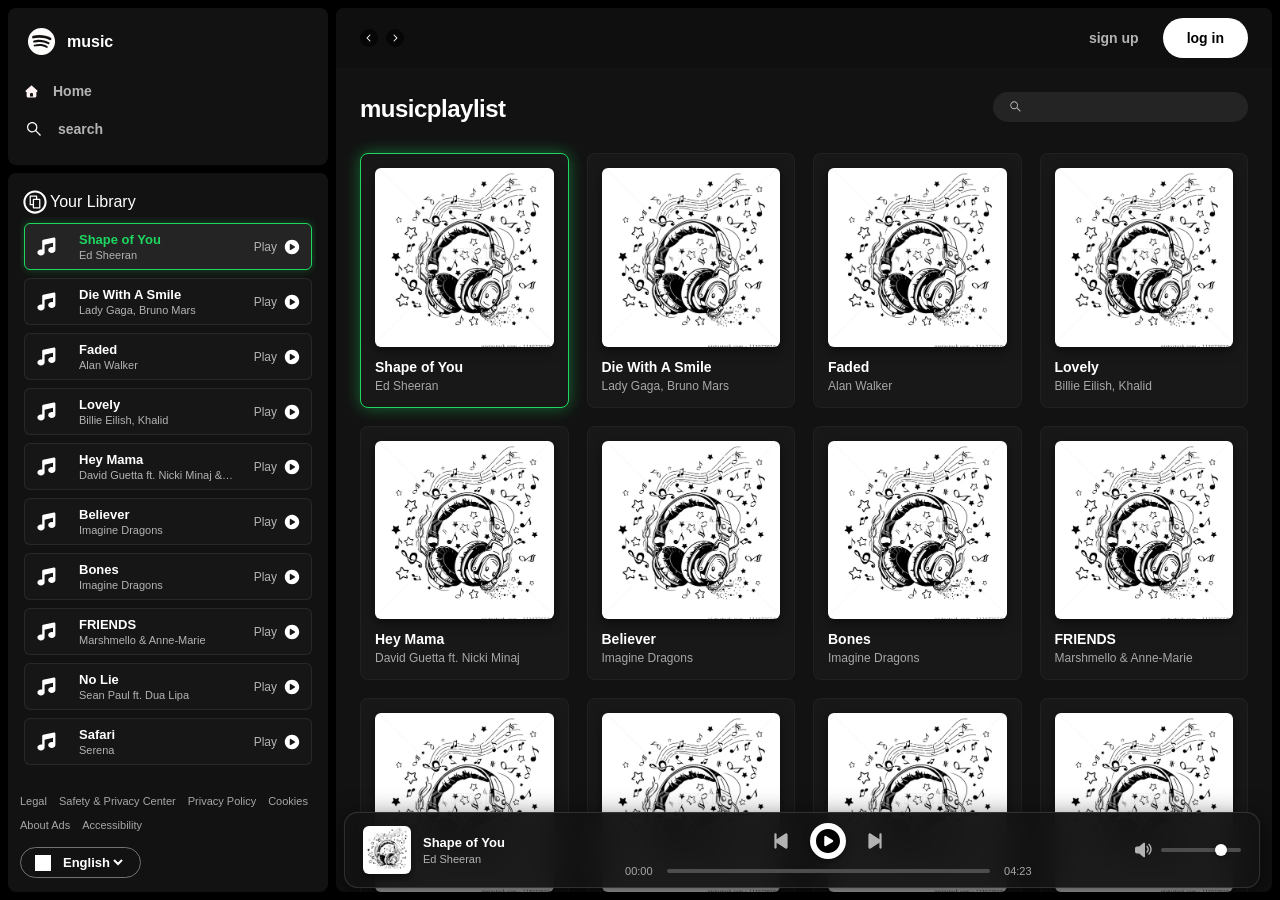
<file: index.html>
<!DOCTYPE html>
<html lang="en">

<head>
    <meta charset="UTF-8">
    <meta name="viewport" content="width=device-width, initial-scale=1.0">
    <title>music premium (india)</title>
    <link rel="stylesheet" href="css/style.css">
</head>

<body>
    <!-- Overlay for mobile drawer -->
    <div id="sidebarOverlay" class="sidebar-overlay"></div>

    <div class="conatiner">
        <div class="left" id="sidebarContainer">
            <div class="sidebar">

                <div class="logo flex">
                    <div class="logo-text flex">
                        <svg class="invert" xmlns="http://www.w3.org/2000/svg" viewBox="0 0 640 640" width="35px">
                            <path fill="rgb(255, 252, 252)"
                                d="M320 72C183 72 72 183 72 320C72 457 183 568 320 568C457 568 568 457 568 320C568 183 457 72 320 72zM420.7 436.9C416.5 436.9 413.9 435.6 410 433.3C347.6 395.7 275 394.1 203.3 408.8C199.4 409.8 194.3 411.4 191.4 411.4C181.7 411.4 175.6 403.7 175.6 395.6C175.6 385.3 181.7 380.4 189.2 378.8C271.1 360.7 354.8 362.3 426.2 405C432.3 408.9 435.9 412.4 435.9 421.5C435.9 430.6 428.8 436.9 420.7 436.9zM447.6 371.3C442.4 371.3 438.9 369 435.3 367.1C372.8 330.1 279.6 315.2 196.7 337.7C191.9 339 189.3 340.3 184.8 340.3C174.1 340.3 165.4 331.6 165.4 320.9C165.4 310.2 170.6 303.1 180.9 300.2C208.7 292.4 237.1 286.6 278.7 286.6C343.6 286.6 406.3 302.7 455.7 332.1C463.8 336.9 467 343.1 467 351.8C466.9 362.6 458.5 371.3 447.6 371.3zM478.6 295.1C473.4 295.1 470.2 293.8 465.7 291.2C394.5 248.7 267.2 238.5 184.8 261.5C181.2 262.5 176.7 264.1 171.9 264.1C158.7 264.1 148.6 253.8 148.6 240.5C148.6 226.9 157 219.2 166 216.6C201.2 206.3 240.6 201.4 283.5 201.4C356.5 201.4 433 216.6 488.9 249.2C496.7 253.7 501.8 259.9 501.8 271.8C501.8 285.4 490.8 295.1 478.6 295.1z" />
                        </svg>music
                    </div>
                    <!-- Close button for mobile sidebar -->
                    <button id="closeSidebarBtn" class="close-sidebar-btn" title="Close Library">
                        <svg xmlns="http://www.w3.org/2000/svg" viewBox="0 0 384 512" width="18px">
                            <path fill="currentColor" d="M342.6 150.6c12.5-12.5 12.5-32.8 0-45.3s-32.8-12.5-45.3 0L192 210.7 86.6 105.4c-12.5-12.5-32.8-12.5-45.3 0s-12.5 32.8 0 45.3L146.7 256 41.4 361.4c-12.5 12.5-12.5 32.8 0 45.3s32.8 12.5 45.3 0L192 301.3 297.4 406.6c12.5 12.5 32.8 12.5 45.3 0s12.5-32.8 0-45.3L237.3 256 342.6 150.6z"/>
                        </svg>
                    </button>
                </div>

                <div class="home flex">
                    <svg xmlns="http://www.w3.org/2000/svg" viewBox="0 0 640 640" width="15px">
                        <path fill="rgb(255, 242, 242)"
                            d="M341.8 72.6C329.5 61.2 310.5 61.2 298.3 72.6L74.3 280.6C64.7 289.6 61.5 303.5 66.3 315.7C71.1 327.9 82.8 336 96 336L112 336L112 512C112 547.3 140.7 576 176 576L464 576C499.3 576 528 547.3 528 512L528 336L544 336C557.2 336 569 327.9 573.8 315.7C578.6 303.5 575.4 289.5 565.8 280.6L341.8 72.6zM304 384L336 384C362.5 384 384 405.5 384 432L384 528L256 528L256 432C256 405.5 277.5 384 304 384z" />
                    </svg>Home
                </div>

                <div class="search flex">
                    <svg xmlns="http://www.w3.org/2000/svg" viewBox="0 0 640 640" width="20px">
                        <path fill="rgb(255, 252, 252)"
                            d="M544 513L397.2 364.2C417.2 336.3 429.1 302 429.1 265C429.1 171.9 354.4 96.1 262.6 96.1C170.7 96 96 171.8 96 264.9C96 358 170.7 433.8 262.5 433.8C302.3 433.8 338.8 419.6 367.5 395.9L513.5 544L544 513zM262.5 394.8C191.9 394.8 134.4 336.5 134.4 264.9C134.4 193.3 191.9 135 262.5 135C333.1 135 390.6 193.3 390.6 264.9C390.6 336.5 333.2 394.8 262.5 394.8z" />
                    </svg> search
                </div>

            </div>

            <div class="Library ">
                <div class="top flex">
                    <svg xmlns="http://www.w3.org/2000/svg" width="30px" viewBox="0 0 640 640">
                        <path fill="rgb(255, 252, 252)"
                            d="M319.6 72C461.4 72 568 182.1 568 320C568 467.1 449.5 568 319.6 568C185.6 568 72 458.5 72 320C72 187.1 176.7 72 319.6 72zM320.4 116.7C202.2 116.7 116.7 214.6 116.7 320C116.7 429.8 207.9 522.8 320.4 522.8C423.6 522.8 523.2 441.7 523.2 320C523.3 206.2 433 116.7 320.4 116.7zM421.4 249.1C429.2 249.1 435.1 255.2 435.1 262.8L435.1 445.3C435.1 453 429 459 421.4 459L286.3 459C278.6 459 272.6 453 272.6 445.3L272.6 391.3L218.6 391.3C210.8 391.3 204.9 385.3 204.9 377.6L204.9 195.1C204.9 186.9 211.5 182.4 217.3 181.4L353.7 181.4C361.4 181.4 367.4 187.4 367.4 195.1L367.4 249.1L421.4 249.1zM231.9 364.3L272.6 364.3L272.6 262.9C272.6 255.5 278.4 250.3 284.6 249.2L340.4 249.2L340.4 208.9L231.9 208.9L231.9 364.3zM408.1 276.2L299.6 276.2L299.6 431.6L408.1 431.6L408.1 276.2z" />
                    </svg>Your Library
                </div>
                <div class="playlist" id="playlist">
                    <!-- Dynamically populated by script.js with all songs from library -->
                </div>
                <div class="sidebar-footer">
                    <div class="leftbot">
                        <a href="#">Legal</a>
                        <a href="#">Safety & Privacy Center</a>
                        <a href="#">Privacy Policy</a>
                        <a href="#">Cookies</a>
                        <a href="#">About Ads</a>
                        <a href="#">Accessibility</a>
                    </div>
                    <div class="English">
                        <button id="btn2" class="language-selector" title="Language Selector">
                            <img src="assets/images/lang.png" alt="Language">
                            <select aria-label="Select Language">
                                <option value="en">English</option>
                                <option value="hindi">हिन्दी</option>
                            </select>
                        </button>
                    </div>
                </div>
            </div>

        </div>

        <div class="right">

            <div class="nav">
                <div class="nav-left flex">
                    <!-- Hamburger Menu Button for mobile screens -->
                    <button id="hamburgerBtn" class="hamburger-btn" title="Open Library">
                        <svg xmlns="http://www.w3.org/2000/svg" viewBox="0 0 448 512" width="20px">
                            <path fill="currentColor" d="M0 96C0 78.3 14.3 64 32 64l384 0c17.7 0 32 14.3 32 32s-14.3 32-32 32L32 128C14.3 128 0 113.7 0 96zM0 256c0-17.7 14.3-32 32-32l384 0c17.7 0 32 14.3 32 32s-14.3 32-32 32L32 288c-17.7 0-32-14.3-32-32zM416 448L32 448c-17.7 0-32-14.3-32-32s14.3-32 32-32l384 0c17.7 0 32 14.3 32 32s-14.3 32-32 32z"/>
                        </svg>
                    </button>
                    <div class="arrow">
                        <svg xmlns="http://www.w3.org/2000/svg" width="18px" viewBox="0 0 640 640">
                            <path fill="rgb(255, 252, 252)"
                                d="M169.4 297.4C156.9 309.9 156.9 330.2 169.4 342.7L361.4 534.7C373.9 547.2 394.2 547.2 406.7 534.7C419.2 522.2 419.2 501.9 406.7 489.4L237.3 320L406.6 150.6C419.1 138.1 419.1 117.8 406.6 105.3C394.1 92.8 373.8 92.8 361.3 105.3L169.3 297.3z" />
                        </svg>

                        <svg xmlns="http://www.w3.org/2000/svg" width="18px" viewBox="0 0 640 640">
                            <path fill="rgb(255, 252, 252)"
                                d="M471.1 297.4C483.6 309.9 483.6 330.2 471.1 342.7L279.1 534.7C266.6 547.2 246.3 547.2 233.8 534.7C221.3 522.2 221.3 501.9 233.8 489.4L403.2 320L233.9 150.6C221.4 138.1 221.4 117.8 233.9 105.3C246.4 92.8 266.7 92.8 279.2 105.3L471.2 297.3z" />
                        </svg>
                    </div>
                </div>
                <div class="login">
                    <button class="btn1">sign up</button>
                    <button class="btn2">log in</button>
                </div>
            </div>

            <div class="card">
                <div class="flexsearch">
                    <h1 class="playlisttop"> <a href="#">musicplaylist</a></h1>
                    <div class="input">

                        <svg xmlns="http://www.w3.org/2000/svg" viewBox="0 0 640 640" width="15px">
                            <path fill="rgb(0, 0, 0);"
                                d="M544 513L397.2 364.2C417.2 336.3 429.1 302 429.1 265C429.1 171.9 354.4 96.1 262.6 96.1C170.7 96 96 171.8 96 264.9C96 358 170.7 433.8 262.5 433.8C302.3 433.8 338.8 419.6 367.5 395.9L513.5 544L544 513zM262.5 394.8C191.9 394.8 134.4 336.5 134.4 264.9C134.4 193.3 191.9 135 262.5 135C333.1 135 390.6 193.3 390.6 264.9C390.6 336.5 333.2 394.8 262.5 394.8z" />
                        </svg>
                        <input type="search" id="search">
                    </div>
                </div>
            </div>
                  <div class="play" id="songsGrid">
                <!-- 1. Ed Sheeran - Shape of You -->
                <div class="songcard" data-index="0">
                    <div class="hover">
                        <svg xmlns="http://www.w3.org/2000/svg" viewBox="0 0 640 640" width="35px">
                            <path fill="rgb(59, 234, 113)" d="M64 320C64 178.6 178.6 64 320 64C461.4 64 576 178.6 576 320C576 461.4 461.4 576 320 576C178.6 576 64 461.4 64 320zM252.3 211.1C244.7 215.3 240 223.4 240 232L240 408C240 416.7 244.7 424.7 252.3 428.9C259.9 433.1 269.1 433 276.6 428.4L420.6 340.4C427.7 336 432.1 328.3 432.1 319.9C432.1 311.5 427.7 303.8 420.6 299.4L276.6 211.4C269.2 206.9 259.9 206.7 252.3 210.9z" />
                        </svg>
                    </div>
                    <img src="https://thisismehul.com/wp-content/uploads/2017/01/ed-sheeran-shape-of-you-video-1485704997.jpg?w=640" alt="Ed Sheeran - Shape of You" onerror="this.onerror=null; this.src='assets/images/Default_card_image.png';">
                    <h5 class="card-title">Shape of You</h5>
                    <p class="card-artist">Ed Sheeran</p>
                </div>

                <!-- 2. Lady Gaga, Bruno Mars - Die With A Smile -->
                <div class="songcard" data-index="1">
                    <div class="hover">
                        <svg xmlns="http://www.w3.org/2000/svg" viewBox="0 0 640 640" width="35px">
                            <path fill="rgb(59, 234, 113)" d="M64 320C64 178.6 178.6 64 320 64C461.4 64 576 178.6 576 320C576 461.4 461.4 576 320 576C178.6 576 64 461.4 64 320zM252.3 211.1C244.7 215.3 240 223.4 240 232L240 408C240 416.7 244.7 424.7 252.3 428.9C259.9 433.1 269.1 433 276.6 428.4L420.6 340.4C427.7 336 432.1 328.3 432.1 319.9C432.1 311.5 427.7 303.8 420.6 299.4L276.6 211.4C269.2 206.9 259.9 206.7 252.3 210.9z" />
                        </svg>
                    </div>
                    <img src="https://ew.com/thmb/5fx__-L_JvEhhoUACWpOG4vTAuE=/2000x0/filters:no_upscale():max_bytes(150000):strip_icc()/lady-gaga-die-with-a-smile-081524-2-2246dd22701c437fb3ea8aa3d218bc91.jpg" alt="Lady Gaga, Bruno Mars - Die With A Smile" onerror="this.onerror=null; this.src='assets/images/Default_card_image.png';">
                    <h5 class="card-title">Die With A Smile</h5>
                    <p class="card-artist">Lady Gaga, Bruno Mars</p>
                </div>

                <!-- 3. Alan Walker - Faded -->
                <div class="songcard" data-index="2">
                    <div class="hover">
                        <svg xmlns="http://www.w3.org/2000/svg" viewBox="0 0 640 640" width="35px">
                            <path fill="rgb(59, 234, 113)" d="M64 320C64 178.6 178.6 64 320 64C461.4 64 576 178.6 576 320C576 461.4 461.4 576 320 576C178.6 576 64 461.4 64 320zM252.3 211.1C244.7 215.3 240 223.4 240 232L240 408C240 416.7 244.7 424.7 252.3 428.9C259.9 433.1 269.1 433 276.6 428.4L420.6 340.4C427.7 336 432.1 328.3 432.1 319.9C432.1 311.5 427.7 303.8 420.6 299.4L276.6 211.4C269.2 206.9 259.9 206.7 252.3 210.9z" />
                        </svg>
                    </div>
                    <img src="assets/images/Default_card_image.png" alt="Alan Walker - Faded" onerror="this.onerror=null; this.src='assets/images/Default_card_image.png';">
                    <h5 class="card-title">Faded</h5>
                    <p class="card-artist">Alan Walker</p>
                </div>

                <!-- 4. Billie Eilish, Khalid - Lovely -->
                <div class="songcard" data-index="3">
                    <div class="hover">
                        <svg xmlns="http://www.w3.org/2000/svg" viewBox="0 0 640 640" width="35px">
                            <path fill="rgb(59, 234, 113)" d="M64 320C64 178.6 178.6 64 320 64C461.4 64 576 178.6 576 320C576 461.4 461.4 576 320 576C178.6 576 64 461.4 64 320zM252.3 211.1C244.7 215.3 240 223.4 240 232L240 408C240 416.7 244.7 424.7 252.3 428.9C259.9 433.1 269.1 433 276.6 428.4L420.6 340.4C427.7 336 432.1 328.3 432.1 319.9C432.1 311.5 427.7 303.8 420.6 299.4L276.6 211.4C269.2 206.9 259.9 206.7 252.3 210.9z" />
                        </svg>
                    </div>
                    <img src="https://i.ytimg.com/vi/V1Pl8CzNzCw/maxresdefault.jpg" alt="Billie Eilish, Khalid - Lovely" onerror="this.onerror=null; this.src='assets/images/Default_card_image.png';">
                    <h5 class="card-title">Lovely</h5>
                    <p class="card-artist">Billie Eilish, Khalid</p>
                </div>

                <!-- 5. David Guetta - Hey Mama -->
                <div class="songcard" data-index="4">
                    <div class="hover">
                        <svg xmlns="http://www.w3.org/2000/svg" viewBox="0 0 640 640" width="35px">
                            <path fill="rgb(59, 234, 113)" d="M64 320C64 178.6 178.6 64 320 64C461.4 64 576 178.6 576 320C576 461.4 461.4 576 320 576C178.6 576 64 461.4 64 320zM252.3 211.1C244.7 215.3 240 223.4 240 232L240 408C240 416.7 244.7 424.7 252.3 428.9C259.9 433.1 269.1 433 276.6 428.4L420.6 340.4C427.7 336 432.1 328.3 432.1 319.9C432.1 311.5 427.7 303.8 420.6 299.4L276.6 211.4C269.2 206.9 259.9 206.7 252.3 210.9z" />
                        </svg>
                    </div>
                    <img src="https://i1.sndcdn.com/artworks-000141858942-z9lbh8-t500x500.jpg" alt="David Guetta - Hey Mama" onerror="this.onerror=null; this.src='assets/images/Default_card_image.png';">
                    <h5 class="card-title">Hey Mama</h5>
                    <p class="card-artist">David Guetta ft. Nicki Minaj</p>
                </div>

                <!-- 6. Imagine Dragons - Believer -->
                <div class="songcard" data-index="5">
                    <div class="hover">
                        <svg xmlns="http://www.w3.org/2000/svg" viewBox="0 0 640 640" width="35px">
                            <path fill="rgb(59, 234, 113)" d="M64 320C64 178.6 178.6 64 320 64C461.4 64 576 178.6 576 320C576 461.4 461.4 576 320 576C178.6 576 64 461.4 64 320zM252.3 211.1C244.7 215.3 240 223.4 240 232L240 408C240 416.7 244.7 424.7 252.3 428.9C259.9 433.1 269.1 433 276.6 428.4L420.6 340.4C427.7 336 432.1 328.3 432.1 319.9C432.1 311.5 427.7 303.8 420.6 299.4L276.6 211.4C269.2 206.9 259.9 206.7 252.3 210.9z" />
                        </svg>
                    </div>
                    <img src="https://i.scdn.co/image/ab67616d0000b2735675e83f707f1d7271e5cf8a" alt="Imagine Dragons - Believer" onerror="this.onerror=null; this.src='assets/images/Default_card_image.png';">
                    <h5 class="card-title">Believer</h5>
                    <p class="card-artist">Imagine Dragons</p>
                </div>

                <!-- 7. Imagine Dragons - Bones -->
                <div class="songcard" data-index="6">
                    <div class="hover">
                        <svg xmlns="http://www.w3.org/2000/svg" viewBox="0 0 640 640" width="35px">
                            <path fill="rgb(59, 234, 113)" d="M64 320C64 178.6 178.6 64 320 64C461.4 64 576 178.6 576 320C576 461.4 461.4 576 320 576C178.6 576 64 461.4 64 320zM252.3 211.1C244.7 215.3 240 223.4 240 232L240 408C240 416.7 244.7 424.7 252.3 428.9C259.9 433.1 269.1 433 276.6 428.4L420.6 340.4C427.7 336 432.1 328.3 432.1 319.9C432.1 311.5 427.7 303.8 420.6 299.4L276.6 211.4C269.2 206.9 259.9 206.7 252.3 210.9z" />
                        </svg>
                    </div>
                    <img src="assets/images/Default_card_image.png" alt="Imagine Dragons - Bones" onerror="this.onerror=null; this.src='assets/images/Default_card_image.png';">
                    <h5 class="card-title">Bones</h5>
                    <p class="card-artist">Imagine Dragons</p>
                </div>

                <!-- 8. Marshmello & Anne-Marie - FRIENDS -->
                <div class="songcard" data-index="7">
                    <div class="hover">
                        <svg xmlns="http://www.w3.org/2000/svg" viewBox="0 0 640 640" width="35px">
                            <path fill="rgb(59, 234, 113)" d="M64 320C64 178.6 178.6 64 320 64C461.4 64 576 178.6 576 320C576 461.4 461.4 576 320 576C178.6 576 64 461.4 64 320zM252.3 211.1C244.7 215.3 240 223.4 240 232L240 408C240 416.7 244.7 424.7 252.3 428.9C259.9 433.1 269.1 433 276.6 428.4L420.6 340.4C427.7 336 432.1 328.3 432.1 319.9C432.1 311.5 427.7 303.8 420.6 299.4L276.6 211.4C269.2 206.9 259.9 206.7 252.3 210.9z" />
                        </svg>
                    </div>
                    <img src="https://i1.sndcdn.com/artworks-000474540912-e5msg4-t500x500.jpg" alt="Marshmello & Anne-Marie - FRIENDS" onerror="this.onerror=null; this.src='assets/images/Default_card_image.png';">
                    <h5 class="card-title">FRIENDS</h5>
                    <p class="card-artist">Marshmello & Anne-Marie</p>
                </div>

                <!-- 9. Sean Paul ft. Dua Lipa - No Lie -->
                <div class="songcard" data-index="8">
                    <div class="hover">
                        <svg xmlns="http://www.w3.org/2000/svg" viewBox="0 0 640 640" width="35px">
                            <path fill="rgb(59, 234, 113)" d="M64 320C64 178.6 178.6 64 320 64C461.4 64 576 178.6 576 320C576 461.4 461.4 576 320 576C178.6 576 64 461.4 64 320zM252.3 211.1C244.7 215.3 240 223.4 240 232L240 408C240 416.7 244.7 424.7 252.3 428.9C259.9 433.1 269.1 433 276.6 428.4L420.6 340.4C427.7 336 432.1 328.3 432.1 319.9C432.1 311.5 427.7 303.8 420.6 299.4L276.6 211.4C269.2 206.9 259.9 206.7 252.3 210.9z" />
                        </svg>
                    </div>
                    <img src="https://i.ytimg.com/vi/166tsC3RUcc/mqdefault.jpg" alt="Sean Paul ft. Dua Lipa - No Lie" onerror="this.onerror=null; this.src='assets/images/Default_card_image.png';">
                    <h5 class="card-title">No Lie</h5>
                    <p class="card-artist">Sean Paul ft. Dua Lipa</p>
                </div>

                <!-- 10. Serena - Safari -->
                <div class="songcard" data-index="9">
                    <div class="hover">
                        <svg xmlns="http://www.w3.org/2000/svg" viewBox="0 0 640 640" width="35px">
                            <path fill="rgb(59, 234, 113)" d="M64 320C64 178.6 178.6 64 320 64C461.4 64 576 178.6 576 320C576 461.4 461.4 576 320 576C178.6 576 64 461.4 64 320zM252.3 211.1C244.7 215.3 240 223.4 240 232L240 408C240 416.7 244.7 424.7 252.3 428.9C259.9 433.1 269.1 433 276.6 428.4L420.6 340.4C427.7 336 432.1 328.3 432.1 319.9C432.1 311.5 427.7 303.8 420.6 299.4L276.6 211.4C269.2 206.9 259.9 206.7 252.3 210.9z" />
                        </svg>
                    </div>
                    <img src="https://i.scdn.co/image/ab67616d0000b273909182bf113b1980e97cfbfa" alt="Serena - Safari" onerror="this.onerror=null; this.src='assets/images/Default_card_image.png';">
                    <h5 class="card-title">Safari</h5>
                    <p class="card-artist">Serena</p>
                </div>

                <!-- 11. Shakira - Waka Waka -->
                <div class="songcard" data-index="10">
                    <div class="hover">
                        <svg xmlns="http://www.w3.org/2000/svg" viewBox="0 0 640 640" width="35px">
                            <path fill="rgb(59, 234, 113)" d="M64 320C64 178.6 178.6 64 320 64C461.4 64 576 178.6 576 320C576 461.4 461.4 576 320 576C178.6 576 64 461.4 64 320zM252.3 211.1C244.7 215.3 240 223.4 240 232L240 408C240 416.7 244.7 424.7 252.3 428.9C259.9 433.1 269.1 433 276.6 428.4L420.6 340.4C427.7 336 432.1 328.3 432.1 319.9C432.1 311.5 427.7 303.8 420.6 299.4L276.6 211.4C269.2 206.9 259.9 206.7 252.3 210.9z" />
                        </svg>
                    </div>
                    <img src="assets/images/Default_card_image.png" alt="Shakira - Waka Waka" onerror="this.onerror=null; this.src='assets/images/Default_card_image.png';">
                    <h5 class="card-title">Waka Waka</h5>
                    <p class="card-artist">Shakira</p>
                </div>

                <!-- 12. Sia - Unstoppable -->
                <div class="songcard" data-index="11">
                    <div class="hover">
                        <svg xmlns="http://www.w3.org/2000/svg" viewBox="0 0 640 640" width="35px">
                            <path fill="rgb(59, 234, 113)" d="M64 320C64 178.6 178.6 64 320 64C461.4 64 576 178.6 576 320C576 461.4 461.4 576 320 576C178.6 576 64 461.4 64 320zM252.3 211.1C244.7 215.3 240 223.4 240 232L240 408C240 416.7 244.7 424.7 252.3 428.9C259.9 433.1 269.1 433 276.6 428.4L420.6 340.4C427.7 336 432.1 328.3 432.1 319.9C432.1 311.5 427.7 303.8 420.6 299.4L276.6 211.4C269.2 206.9 259.9 206.7 252.3 210.9z" />
                        </svg>
                    </div>
                    <img src="assets/images/Default_card_image.png" alt="Sia - Unstoppable" onerror="this.onerror=null; this.src='assets/images/Default_card_image.png';">
                    <h5 class="card-title">Unstoppable</h5>
                    <p class="card-artist">Sia</p>
                </div>

                <!-- 13. Tungevaag, Raaban - Bad Boy -->
                <div class="songcard" data-index="12">
                    <div class="hover">
                        <svg xmlns="http://www.w3.org/2000/svg" viewBox="0 0 640 640" width="35px">
                            <path fill="rgb(59, 234, 113)" d="M64 320C64 178.6 178.6 64 320 64C461.4 64 576 178.6 576 320C576 461.4 461.4 576 320 576C178.6 576 64 461.4 64 320zM252.3 211.1C244.7 215.3 240 223.4 240 232L240 408C240 416.7 244.7 424.7 252.3 428.9C259.9 433.1 269.1 433 276.6 428.4L420.6 340.4C427.7 336 432.1 328.3 432.1 319.9C432.1 311.5 427.7 303.8 420.6 299.4L276.6 211.4C269.2 206.9 259.9 206.7 252.3 210.9z" />
                        </svg>
                    </div>
                    <img src="https://c.saavncdn.com/509/Bad-Boy-feat-Luana-Kiara--English-2018-20190607042030-500x500.jpg" alt="Tungevaag, Raaban - Bad Boy" onerror="this.onerror=null; this.src='assets/images/Default_card_image.png';">
                    <h5 class="card-title">Bad Boy</h5>
                    <p class="card-artist">Tungevaag, Raaban</p>
                </div>
            </div>

            <div class="footer">

                <div class="info">
                    <div class="head">
                        <a href="/company">Company</a>
                    </div>
                    <div class="bottom">
                        <a href="/about">About</a>
                    </div>
                    <div class="bottom">
                        <a href="/job">Jobs</a>
                    </div>
                    <div class="bottom">
                        <a href="/record">For the Record</a>
                    </div>
                </div>

                <div class="info">
                    <div class="head">
                        <a href="/art">For Artists</a>
                    </div>
                    <div class="bottom">
                        <a href="/dev">Developers</a>
                    </div>
                    <div class="bottom">
                        <a href="/advertising">Advertising</a>
                    </div>
                    <div class="bottom">
                        <a href="/investors">Investors</a>
                    </div>
                    <div class="bottom">
                        <a href="/vendors">Vendors</a>
                    </div>
                </div>

                <div class="info">
                    <div class="head">
                        <a href="/links">Useful links</a>
                    </div>
                    <div class="bottom">
                        <a href="/support">Support</a>
                    </div>
                    <div class="bottom">
                        <a href="/free-mobile">Free Mobile App</a>
                    </div>
                </div>

                <div class="info">
                    <div class="head">
                        <a href="/music-plans">Music Plans</a>
                    </div>
                    <div class="bottom">
                        <a href="/premium-lite">Premium Lite</a>
                    </div>
                    <div class="bottom">
                        <a href="/premium-standard">Premium Standard</a>
                    </div>
                    <div class="bottom">
                        <a href="/premium-platinum">Premium Platinum</a>
                    </div>
                    <div class="bottom">
                        <a href="/premium-student">Premium Student</a>
                    </div>
                    <div class="bottom">
                        <a href="/music-free">Music Free</a>
                    </div>
                </div>
                <div class="links">
                    <div>
                        <a href="https://www.instagram.com/music" target="_blank"><svg
                                xmlns="http://www.w3.org/2000/svg" viewBox="0 0 640 640"
                                width="30px"><!--!Font Awesome Free v7.2.0 by @fontawesome - https://fontawesome.com License - https://fontawesome.com/license/free Copyright 2026 Fonticons, Inc.-->
                                <path fill="rgb(255, 255, 255)"
                                    d="M320.3 205C256.8 204.8 205.2 256.2 205 319.7C204.8 383.2 256.2 434.8 319.7 435C383.2 435.2 434.8 383.8 435 320.3C435.2 256.8 383.8 205.2 320.3 205zM319.7 245.4C360.9 245.2 394.4 278.5 394.6 319.7C394.8 360.9 361.5 394.4 320.3 394.6C279.1 394.8 245.6 361.5 245.4 320.3C245.2 279.1 278.5 245.6 319.7 245.4zM413.1 200.3C413.1 185.5 425.1 173.5 439.9 173.5C454.7 173.5 466.7 185.5 466.7 200.3C466.7 215.1 454.7 227.1 439.9 227.1C425.1 227.1 413.1 215.1 413.1 200.3zM542.8 227.5C541.1 191.6 532.9 159.8 506.6 133.6C480.4 107.4 448.6 99.2 412.7 97.4C375.7 95.3 264.8 95.3 227.8 97.4C192 99.1 160.2 107.3 133.9 133.5C107.6 159.7 99.5 191.5 97.7 227.4C95.6 264.4 95.6 375.3 97.7 412.3C99.4 448.2 107.6 480 133.9 506.2C160.2 532.4 191.9 540.6 227.8 542.4C264.8 544.5 375.7 544.5 412.7 542.4C448.6 540.7 480.4 532.5 506.6 506.2C532.8 480 541 448.2 542.8 412.3C544.9 375.3 544.9 264.5 542.8 227.5zM495 452C487.2 471.6 472.1 486.7 452.4 494.6C422.9 506.3 352.9 503.6 320.3 503.6C287.7 503.6 217.6 506.2 188.2 494.6C168.6 486.8 153.5 471.7 145.6 452C133.9 422.5 136.6 352.5 136.6 319.9C136.6 287.3 134 217.2 145.6 187.8C153.4 168.2 168.5 153.1 188.2 145.2C217.7 133.5 287.7 136.2 320.3 136.2C352.9 136.2 423 133.6 452.4 145.2C472 153 487.1 168.1 495 187.8C506.7 217.3 504 287.3 504 319.9C504 352.5 506.7 422.6 495 452z" />
                            </svg></a>
                    </div>
                    <div>
                        <a href="https://x.com/music" target="_blank"><svg xmlns="http://www.w3.org/2000/svg"
                                viewBox="0 0 640 640"
                                width="30px"><!--!Font Awesome Free v7.2.0 by @fontawesome - https://fontawesome.com License - https://fontawesome.com/license/free Copyright 2026 Fonticons, Inc.-->
                                <path fill="rgb(255, 255, 255)"
                                    d="M523.4 215.7C523.7 220.2 523.7 224.8 523.7 229.3C523.7 368 418.1 527.9 225.1 527.9C165.6 527.9 110.4 510.7 64 480.8C72.4 481.8 80.6 482.1 89.3 482.1C138.4 482.1 183.5 465.5 219.6 437.3C173.5 436.3 134.8 406.1 121.5 364.5C128 365.5 134.5 366.1 141.3 366.1C150.7 366.1 160.1 364.8 168.9 362.5C120.8 352.8 84.8 310.5 84.8 259.5L84.8 258.2C98.8 266 115 270.9 132.2 271.5C103.9 252.7 85.4 220.5 85.4 184.1C85.4 164.6 90.6 146.7 99.7 131.1C151.4 194.8 229 236.4 316.1 240.9C314.5 233.1 313.5 225 313.5 216.9C313.5 159.1 360.3 112 418.4 112C448.6 112 475.9 124.7 495.1 145.1C518.8 140.6 541.6 131.8 561.7 119.8C553.9 144.2 537.3 164.6 515.6 177.6C536.7 175.3 557.2 169.5 576 161.4C561.7 182.2 543.8 200.7 523.4 215.7z" />
                            </svg></a>
                    </div>
                    <div>
                        <a href="https://www.facebook.com/music" target="_blank"><svg
                                xmlns="http://www.w3.org/2000/svg" viewBox="0 0 640 640"
                                width="30px"><!--!Font Awesome Free v7.2.0 by @fontawesome - https://fontawesome.com License - https://fontawesome.com/license/free Copyright 2026 Fonticons, Inc.-->
                                <path fill="rgb(255, 255, 255)"
                                    d="M576 320C576 178.6 461.4 64 320 64C178.6 64 64 178.6 64 320C64 440 146.7 540.8 258.2 568.5L258.2 398.2L205.4 398.2L205.4 320L258.2 320L258.2 286.3C258.2 199.2 297.6 158.8 383.2 158.8C399.4 158.8 427.4 162 438.9 165.2L438.9 236C432.9 235.4 422.4 235 409.3 235C367.3 235 351.1 250.9 351.1 292.2L351.1 320L434.7 320L420.3 398.2L351 398.2L351 574.1C477.8 558.8 576 450.9 576 320z" />
                            </svg></a>
                    </div>

                </div>
            </div>

            <div class="c">© 2026 Music AB</div>
            <div class="music" id="musicPlayer">
                <!-- 1. Track Information: Cover image, Title, and Artist -->
                <div class="songinfo-container">
                    <img id="trackCover" src="https://thisismehul.com/wp-content/uploads/2017/01/ed-sheeran-shape-of-you-video-1485704997.jpg?w=640" alt="Track Cover" class="track-cover" onerror="this.onerror=null; this.src='assets/images/Default_card_image.png';">
                    <div class="track-text">
                        <div class="songinfo" id="trackTitle">Shape of You</div>
                        <div class="songartist" id="trackArtist">Ed Sheeran</div>
                    </div>
                </div>

                <!-- 2. Audio Controls & Synchronized Seekbar -->
                <div class="player-center">
                    <div class="palybutton">
                        <!-- Previous Track Button -->
                        <button id="prevBtn" class="control-btn" title="Previous Track (Left Arrow / Skip)">
                            <svg xmlns="http://www.w3.org/2000/svg" viewBox="0 0 640 640" width="22px">
                                <path fill="currentColor" d="M491 100.8C478.1 93.8 462.3 94.5 450 102.6L192 272.1L192 128C192 110.3 177.7 96 160 96C142.3 96 128 110.3 128 128L128 512C128 529.7 142.3 544 160 544C177.7 544 192 529.7 192 512L192 367.9L450 537.5C462.3 545.6 478 546.3 491 539.3C504 532.3 512 518.8 512 504.1L512 136.1C512 121.4 503.9 107.9 491 100.9z" />
                            </svg>
                        </button>

                        <!-- Play / Pause Button -->
                        <button id="playBtn" class="control-btn play-circle-btn" title="Play / Pause (Spacebar)">
                            <svg id="playIcon" xmlns="http://www.w3.org/2000/svg" viewBox="0 0 640 640" width="30px">
                                <path fill="currentColor" d="M64 320C64 178.6 178.6 64 320 64C461.4 64 576 178.6 576 320C576 461.4 461.4 576 320 576C178.6 576 64 461.4 64 320zM252.3 211.1C244.7 215.3 240 223.4 240 232L240 408C240 416.7 244.7 424.7 252.3 428.9C259.9 433.1 269.1 433 276.6 428.4L420.6 340.4C427.7 336 432.1 328.3 432.1 319.9C432.1 311.5 427.7 303.8 420.6 299.4L276.6 211.4C269.2 206.9 259.9 206.7 252.3 210.9z" />
                            </svg>
                        </button>

                        <!-- Next Track Button -->
                        <button id="nextBtn" class="control-btn" title="Next Track (Right Arrow / Skip)">
                            <svg xmlns="http://www.w3.org/2000/svg" viewBox="0 0 640 640" width="22px">
                                <path fill="currentColor" d="M149 100.8C161.9 93.8 177.7 94.5 190 102.6L448 272.1L448 128C448 110.3 462.3 96 480 96C497.7 96 512 110.3 512 128L512 512C512 529.7 497.7 544 480 544C462.3 544 448 529.7 448 512L448 367.9L190 537.5C177.7 545.6 162 546.3 149 539.3C136 532.3 128 518.7 128 504L128 136C128 121.3 136.1 107.8 149 100.8z" />
                            </svg>
                        </button>
                    </div>

                    <!-- Progress Bar & Time Stamps -->
                    <div class="seekbar-wrapper">
                        <span id="currentTime" class="time-display">00:00</span>
                        <div class="seekbar" id="seekbar" title="Click or drag to seek">
                            <div class="seekbar-fill" id="seekbarFill"></div>
                            <div class="circle" id="seekbarCircle"></div>
                        </div>
                        <span id="totalDuration" class="time-display songtime">00:00</span>
                    </div>
                </div>

                <!-- 3. Volume Control & Mute Button -->
                <div class="volume-container">
                    <button id="volumeBtn" class="volume-btn" title="Mute / Unmute (M key)">
                        <svg id="volumeIcon" xmlns="http://www.w3.org/2000/svg" viewBox="0 0 640 640" width="20px">
                            <path fill="currentColor" d="M384 112c0-10.2-5.7-19.5-14.8-24.1s-20-3.7-28.3 2.3L197.3 208H128c-35.3 0-64 28.7-64 64v96c0 35.3 28.7 64 64 64h69.3L340.9 549.8c8.3 6.1 19.2 6.9 28.3 2.3s14.8-13.9 14.8-24.1V112zm80 80c-8.8-8.8-23.2-8.8-32 0s-8.8 23.2 0 32c39.8 39.8 39.8 104.2 0 144-8.8 8.8-8.8 23.2 0 32s23.2 8.8 32 0c57.6-57.6 57.6-150.4 0-208zm64-64c-8.8-8.8-23.2-8.8-32 0s-8.8 23.2 0 32c75 75 75 197 0 272-8.8 8.8-8.8 23.2 0 32s23.2 8.8 32 0c92.7-92.7 92.7-243.3 0-336z"/>
                        </svg>
                    </button>
                    <input type="range" id="volumeSlider" class="volume-slider" min="0" max="1" step="0.01" value="0.8" title="Volume Slider">
                </div>
            </div>
        </div>
    </div>
    <script src="js/script.js"></script>
</body>

</html>
</file>
<file: css/style.css>
/* ==============================================================================
   MUSIC CLONE - COMPLETE RESPONSIVE STYLESHEET
   Supports: Desktop (1025px+), Tablet (769px-1024px), Mobile (320px-768px)
   ============================================================================== */

/* 1. Global Reset & Box Sizing */
* {
    margin: 0;
    padding: 0;
    box-sizing: border-box;
}

body {
    background-color: #000000;
    color: #ffffff;
    font-family: -apple-system, BlinkMacSystemFont, "Segoe UI", Roboto, "Helvetica Neue", Arial, sans-serif;
    overflow-x: hidden;
    height: 100vh;
}

/* 2. Main Layout Container */
.conatiner {
    display: flex;
    width: 100vw;
    height: 100vh;
    padding: 8px;
    gap: 8px;
    box-sizing: border-box;
    position: relative;
    overflow: hidden;
}

.flex {
    display: flex;
    align-items: center;
}

/* 3. Mobile Sidebar Overlay */
.sidebar-overlay {
    display: none;
    position: fixed;
    top: 0;
    left: 0;
    width: 100vw;
    height: 100vh;
    background: rgba(0, 0, 0, 0.75);
    backdrop-filter: blur(4px);
    z-index: 1200;
    opacity: 0;
    pointer-events: none;
    transition: opacity 0.3s ease;
}

.sidebar-overlay.show {
    display: block;
    opacity: 1;
    pointer-events: auto;
}

/* 4. Left Sidebar (Library & Navigation) */
.left {
    width: 320px;
    min-width: 280px;
    max-width: 360px;
    height: 100%;
    display: flex;
    flex-direction: column;
    gap: 8px;
    flex-shrink: 0;
    transition: transform 0.3s cubic-bezier(0.4, 0, 0.2, 1);
    z-index: 1100;
}

.sidebar {
    background-color: #121212;
    border-radius: 8px;
    padding: 16px;
    width: 100%;
}

.logo {
    display: flex;
    align-items: center;
    justify-content: space-between;
    padding-bottom: 14px;
}

.logo-text {
    font-size: 16px;
    font-weight: 700;
    gap: 8px;
    cursor: pointer;
    color: #ffffff;
}

.close-sidebar-btn {
    display: none;
    background: transparent;
    border: none;
    color: #b3b3b3;
    cursor: pointer;
    padding: 6px;
    border-radius: 50%;
    align-items: center;
    justify-content: center;
    transition: color 0.2s, background-color 0.2s;
}

.close-sidebar-btn:hover {
    color: #ffffff;
    background-color: rgba(255, 255, 255, 0.1);
}

.home, .search {
    gap: 14px;
    padding: 10px 0;
    font-size: 14px;
    font-weight: 600;
    color: #b3b3b3;
    cursor: pointer;
    transition: color 0.2s;
}

.home:hover, .search:hover {
    color: #ffffff;
}

.Library {
    background-color: #121212;
    border-radius: 8px;
    padding: 14px 12px;
    flex: 1;
    display: flex;
    flex-direction: column;
    position: relative;
    overflow: hidden;
}

.libtop {
    font-size: 14px;
    font-weight: 700;
    gap: 12px;
    color: #b3b3b3;
    cursor: pointer;
    padding-bottom: 10px;
    transition: color 0.2s;
}

.libtop:hover {
    color: #ffffff;
}

/* Playlist / Library Song List */
.playlist {
    flex: 1;
    overflow-y: auto;
    display: flex;
    flex-direction: column;
    gap: 8px;
    padding: 6px 4px;
    margin-bottom: 8px;
    scrollbar-width: thin;
    scrollbar-color: #3e3e3e transparent;
}

.playlist::-webkit-scrollbar {
    width: 6px;
}

.playlist::-webkit-scrollbar-thumb {
    background-color: #3e3e3e;
    border-radius: 4px;
}

.listcard1 {
    width: 100%;
    box-sizing: border-box;
    border: 1px solid rgba(255, 255, 255, 0.08);
    border-radius: 6px;
    display: flex;
    justify-content: space-between;
    align-items: center;
    gap: 10px;
    cursor: pointer;
    padding: 8px 10px;
    background-color: rgba(25, 25, 25, 0.7);
    transition: background-color 0.2s, border-color 0.2s, transform 0.15s;
}

.listcard1:hover {
    background-color: #242424;
    border-color: #1ed760;
    transform: translateX(2px);
}

.listcard1.active {
    background-color: #242424;
    border-color: #1ed760;
    box-shadow: 0 0 10px rgba(30, 215, 96, 0.3);
}

.listcard1.active .info div:first-child {
    color: #1ed760;
    font-weight: bold;
}

.listcard1 .info {
    overflow: hidden;
    flex: 1;
}

.listcard1 .info div {
    white-space: nowrap;
    overflow: hidden;
    text-overflow: ellipsis;
    font-size: 13px;
}

.listcard1 .info div:first-child {
    color: #ffffff;
    font-weight: 500;
}

.listcard1 .info div:last-child {
    color: #a7a7a7;
    font-size: 11px;
    margin-top: 2px;
}

.playnow {
    display: flex;
    align-items: center;
    gap: 6px;
    font-size: 12px;
    color: #b3b3b3;
    flex-shrink: 0;
}

.playnow span {
    font-size: 12px;
}

/* Sidebar Footer & Language Section */
.sidebar-footer {
    margin-top: auto;
    padding-top: 14px;
    display: flex;
    flex-direction: column;
    gap: 14px;
    flex-shrink: 0;
}

.leftbot {
    display: flex;
    flex-wrap: wrap;
    gap: 8px 12px;
}

.leftbot a {
    text-decoration: none;
    color: #a7a7a7;
    font-size: 11px;
    line-height: 1.4;
    transition: color 0.2s;
}

.leftbot a:hover {
    color: #ffffff;
    text-decoration: underline;
}

.English {
    display: flex;
    align-items: center;
}

.language-selector {
    cursor: pointer;
    display: inline-flex;
    align-items: center;
    gap: 8px;
    padding: 6px 14px;
    color: #ffffff;
    background-color: transparent;
    border: 1px solid #727272;
    border-radius: 20px;
    font-size: 13px;
    font-weight: 600;
    transition: border-color 0.2s, transform 0.15s, background-color 0.2s;
}

.language-selector:hover {
    border-color: #ffffff;
    background-color: rgba(255, 255, 255, 0.06);
    transform: scale(1.02);
}

.language-selector img {
    width: 16px;
    height: 16px;
    object-fit: contain;
    filter: brightness(0) invert(1);
    display: block;
}

.language-selector select {
    cursor: pointer;
    background-color: transparent;
    color: #ffffff;
    border: none;
    font-size: 13px;
    font-weight: 600;
    outline: none;
}

.language-selector select option {
    background-color: #181818;
    color: #ffffff;
}

/* 5. Right Main Content Area */
.right {
    flex: 1;
    height: 100%;
    background-color: #121212;
    border-radius: 8px;
    display: flex;
    flex-direction: column;
    overflow-y: auto;
    overflow-x: hidden;
    position: relative;
    min-width: 0;
    scrollbar-width: thin;
    scrollbar-color: #3e3e3e transparent;
}

.right::-webkit-scrollbar {
    width: 8px;
}

.right::-webkit-scrollbar-thumb {
    background-color: #3e3e3e;
    border-radius: 4px;
}

/* Navigation Bar */
.nav {
    height: 64px;
    padding: 10px 24px;
    background-color: rgba(16, 16, 16, 0.95);
    backdrop-filter: blur(8px);
    display: flex;
    justify-content: space-between;
    align-items: center;
    position: sticky;
    top: 0;
    z-index: 100;
}

.nav-left {
    display: flex;
    align-items: center;
    gap: 14px;
}

.hamburger-btn {
    display: none;
    background: transparent;
    border: none;
    color: #ffffff;
    cursor: pointer;
    padding: 8px;
    border-radius: 50%;
    align-items: center;
    justify-content: center;
    transition: background-color 0.2s;
}

.hamburger-btn:hover {
    background-color: rgba(255, 255, 255, 0.1);
}

.arrow {
    display: flex;
    gap: 8px;
}

.arrow svg {
    background-color: rgba(0, 0, 0, 0.6);
    border-radius: 50%;
    padding: 4px;
    cursor: pointer;
}

.login {
    display: flex;
    align-items: center;
    gap: 8px;
}

.btn1 {
    height: 40px;
    padding: 0 16px;
    background-color: transparent;
    color: #b3b3b3;
    border: none;
    font-weight: 700;
    font-size: 14px;
    cursor: pointer;
    transition: color 0.2s, transform 0.15s;
}

.btn1:hover {
    color: #ffffff;
    transform: scale(1.04);
}

.btn2 {
    font-size: 14px;
    height: 40px;
    padding: 0 24px;
    font-weight: 700;
    border: none;
    border-radius: 24px;
    background-color: #ffffff;
    color: #000000;
    cursor: pointer;
    transition: background-color 0.2s, transform 0.15s;
}

.btn2:hover {
    background-color: #f0f0f0;
    transform: scale(1.04);
}

/* Card Header & Search */
.card {
    margin: 20px 24px 10px;
}

.flexsearch {
    display: flex;
    align-items: center;
    justify-content: space-between;
    gap: 16px;
    flex-wrap: wrap;
}

.playlisttop a {
    text-decoration: none;
    color: #ffffff;
    font-size: 24px;
    font-weight: 700;
    letter-spacing: -0.5px;
}

.playlisttop a:hover {
    text-decoration: underline;
}

.input {
    border-radius: 20px;
    display: flex;
    align-items: center;
    background-color: #242424;
    padding: 6px 14px;
    gap: 10px;
    border: 1px solid transparent;
    transition: border-color 0.2s, background-color 0.2s;
}

.input:focus-within {
    border-color: #ffffff;
    background-color: #2a2a2a;
}

.input svg path {
    fill: #b3b3b3;
}

#search {
    border: none;
    outline: none;
    background: transparent;
    color: #ffffff;
    font-size: 14px;
    width: 200px;
}

#search::placeholder {
    color: #727272;
}

hr {
    border: none;
    border-top: 1px solid rgba(255, 255, 255, 0.08);
    margin: 14px 24px 0;
}

/* 6. Song Cards Grid (.play) */
.play {
    display: grid;
    grid-template-columns: repeat(auto-fill, minmax(170px, 1fr));
    gap: 18px;
    padding: 18px 24px 140px 24px;
}

.songcard {
    position: relative;
    background-color: #181818;
    border: 1px solid rgba(255, 255, 255, 0.04);
    padding: 14px;
    border-radius: 8px;
    cursor: pointer;
    transition: background-color 0.25s ease, transform 0.2s ease, border-color 0.2s ease, box-shadow 0.2s ease;
    display: flex;
    flex-direction: column;
    box-sizing: border-box;
}

.songcard:hover {
    background-color: #282828;
    transform: translateY(-4px);
}

.songcard.active {
    border-color: #1ed760;
    box-shadow: 0 0 16px rgba(30, 215, 96, 0.45);
}

.songcard > img {
    width: 100%;
    aspect-ratio: 1 / 1;
    object-fit: cover;
    object-position: center;
    border-radius: 6px;
    box-shadow: 0 4px 12px rgba(0, 0, 0, 0.5);
    background-color: #242424;
    display: block;
}

.songcard .card-title {
    margin: 12px 0 4px 0;
    font-size: 14px;
    font-weight: 600;
    color: #ffffff;
    white-space: nowrap;
    overflow: hidden;
    text-overflow: ellipsis;
}

.songcard .card-artist {
    margin: 0;
    font-size: 12px;
    color: #a7a7a7;
    white-space: nowrap;
    overflow: hidden;
    text-overflow: ellipsis;
}

.songcard .hover {
    position: absolute;
    right: 18px;
    bottom: 60px;
    opacity: 0;
    transform: translateY(8px);
    transition: all 0.25s ease;
    filter: drop-shadow(0 4px 8px rgba(0, 0, 0, 0.6));
    pointer-events: none;
}

.songcard:hover .hover {
    opacity: 1;
    transform: translateY(0);
}

/* 7. Bottom Music Player (.music) */
.music {
    position: fixed;
    bottom: 12px;
    left: calc(320px + 24px);
    right: 20px;
    height: 76px;
    border-radius: 14px;
    background: rgba(18, 18, 18, 0.96);
    backdrop-filter: blur(16px);
    border: 1px solid rgba(255, 255, 255, 0.12);
    box-shadow: 0 10px 30px rgba(0, 0, 0, 0.8), 0 0 1px rgba(255, 255, 255, 0.2);
    padding: 8px 18px;
    display: flex;
    align-items: center;
    justify-content: space-between;
    box-sizing: border-box;
    z-index: 1000;
    transition: left 0.3s ease, right 0.3s ease;
}

/* 7.1 Track Info */
.songinfo-container {
    display: flex;
    align-items: center;
    gap: 12px;
    width: 28%;
    min-width: 150px;
    max-width: 250px;
}

.track-cover {
    width: 48px;
    height: 48px;
    border-radius: 6px;
    object-fit: cover;
    box-shadow: 0 4px 10px rgba(0, 0, 0, 0.5);
    flex-shrink: 0;
}

.track-text {
    display: flex;
    flex-direction: column;
    overflow: hidden;
    gap: 3px;
}

.songinfo {
    font-size: 13px;
    font-weight: 600;
    color: #ffffff;
    white-space: nowrap;
    overflow: hidden;
    text-overflow: ellipsis;
}

.songartist {
    font-size: 11px;
    color: #b3b3b3;
    white-space: nowrap;
    overflow: hidden;
    text-overflow: ellipsis;
}

/* 7.2 Center Player Controls & Seekbar */
.player-center {
    display: flex;
    flex-direction: column;
    align-items: center;
    justify-content: center;
    flex: 1;
    max-width: 580px;
    gap: 6px;
    padding: 0 12px;
}

.palybutton {
    display: flex;
    align-items: center;
    justify-content: center;
    gap: 18px;
}

.control-btn {
    background: none;
    border: none;
    padding: 0;
    margin: 0;
    cursor: pointer;
    color: #b3b3b3;
    display: flex;
    align-items: center;
    justify-content: center;
    transition: color 0.2s ease, transform 0.15s ease;
    border-radius: 50%;
}

.control-btn:hover {
    color: #ffffff;
    transform: scale(1.12);
}

.play-circle-btn {
    background: #ffffff;
    color: #000000;
    width: 36px;
    height: 36px;
    border-radius: 50%;
    box-shadow: 0 2px 8px rgba(0, 0, 0, 0.4);
    transition: transform 0.15s ease, background-color 0.15s ease;
}

.play-circle-btn:hover {
    background-color: #1ed760;
    color: #000000;
    transform: scale(1.08);
}

.play-circle-btn svg {
    fill: currentColor;
}

/* Seekbar Wrapper */
.seekbar-wrapper {
    display: flex;
    align-items: center;
    gap: 10px;
    width: 100%;
}

.time-display {
    font-size: 11px;
    color: #a7a7a7;
    min-width: 36px;
    text-align: center;
    font-variant-numeric: tabular-nums;
    user-select: none;
}

.seekbar {
    position: relative;
    flex: 1;
    height: 4px;
    background: #4d4d4d;
    border-radius: 4px;
    cursor: pointer;
    transition: height 0.15s ease;
}

.seekbar:hover {
    height: 6px;
}

.seekbar-fill {
    position: absolute;
    left: 0;
    top: 0;
    height: 100%;
    width: 0%;
    background: #1ed760;
    border-radius: 4px;
    pointer-events: none;
    transition: width 0.05s linear;
}

.seekbar:hover .seekbar-fill {
    background: #1fdf64;
}

.seekbar .circle {
    position: absolute;
    top: 50%;
    left: 0%;
    transform: translate(-50%, -50%);
    width: 12px;
    height: 12px;
    border-radius: 50%;
    background: #ffffff;
    opacity: 0;
    transition: opacity 0.15s ease;
    pointer-events: none;
    box-shadow: 0 2px 6px rgba(0, 0, 0, 0.5);
}

.seekbar:hover .circle {
    opacity: 1;
}

/* 7.3 Volume Control Section */
.volume-container {
    display: flex;
    align-items: center;
    justify-content: flex-end;
    gap: 8px;
    width: 22%;
    min-width: 130px;
}

.volume-btn {
    background: none;
    border: none;
    padding: 0;
    cursor: pointer;
    color: #b3b3b3;
    display: flex;
    align-items: center;
    justify-content: center;
    transition: color 0.2s, transform 0.15s;
}

.volume-btn:hover {
    color: #ffffff;
    transform: scale(1.1);
}

.volume-slider {
    -webkit-appearance: none;
    appearance: none;
    width: 80px;
    height: 4px;
    background: #4d4d4d;
    border-radius: 4px;
    outline: none;
    cursor: pointer;
    transition: background-color 0.2s ease;
}

.volume-slider:hover {
    background-color: #5e5e5e;
}

.volume-slider::-webkit-slider-thumb {
    -webkit-appearance: none;
    width: 12px;
    height: 12px;
    border-radius: 50%;
    background: #ffffff;
    cursor: pointer;
    box-shadow: 0 1px 4px rgba(0, 0, 0, 0.5);
    transition: transform 0.15s ease, background-color 0.15s ease;
}

.volume-slider::-webkit-slider-thumb:hover {
    background-color: #1ed760;
    transform: scale(1.2);
}

/* 8. Footer Section */
.footer {
    display: grid;
    grid-template-columns: repeat(auto-fit, minmax(130px, 1fr));
    gap: 20px;
    padding: 30px 24px;
    margin-top: 20px;
}

.info .head a {
    text-decoration: none;
    color: #ffffff;
    font-weight: 700;
    font-size: 14px;
    display: block;
    margin-bottom: 12px;
}

.info .bottom a {
    text-decoration: none;
    color: #a7a7a7;
    font-size: 13px;
    display: block;
    margin-bottom: 8px;
    transition: color 0.2s;
}

.info .bottom a:hover {
    color: #ffffff;
    text-decoration: underline;
}

.links {
    display: flex;
    gap: 12px;
    align-items: flex-start;
}

.links div {
    border-radius: 50%;
    width: 40px;
    height: 40px;
    background-color: #292929;
    display: flex;
    align-items: center;
    justify-content: center;
    cursor: pointer;
    transition: background-color 0.2s;
}

.links div:hover {
    background-color: #404040;
}

.c {
    padding: 10px 24px 30px;
    color: #727272;
    font-size: 12px;
}

/* ==============================================================================
   9. MEDIA QUERIES FOR FULL RESPONSIVENESS
   ============================================================================== */

/* --- TABLETS & MEDIUM SCREENS (<= 1024px) --- */
@media (max-width: 1024px) {
    .conatiner {
        padding: 0;
        gap: 0;
    }

    /* Sidebar shifts to off-canvas slide-in drawer */
    .left {
        position: fixed;
        top: 0;
        left: 0;
        width: 320px;
        max-width: 85vw;
        height: 100vh;
        transform: translateX(-100%);
        box-shadow: 6px 0 30px rgba(0, 0, 0, 0.9);
        z-index: 1300;
        padding: 8px;
        border-radius: 0;
    }

    .left.show {
        transform: translateX(0);
    }

    .close-sidebar-btn {
        display: flex;
    }

    .hamburger-btn {
        display: flex;
    }

    .right {
        border-radius: 0;
        width: 100vw;
    }

    /* Player spans full bottom width */
    .music {
        left: 12px;
        right: 12px;
        bottom: 10px;
    }

    .play {
        grid-template-columns: repeat(auto-fill, minmax(150px, 1fr));
        gap: 14px;
        padding: 14px 18px 140px 18px;
    }
}

/* --- SMALL TABLETS & LARGE PHONES (<= 768px) --- */
@media (max-width: 768px) {
    .nav {
        padding: 10px 16px;
    }

    .card {
        margin: 14px 16px 8px;
    }

    hr {
        margin: 10px 16px 0;
    }

    .flexsearch {
        flex-direction: column;
        align-items: stretch;
        gap: 12px;
    }

    .input {
        width: 100%;
    }

    #search {
        width: 100%;
    }

    .play {
        grid-template-columns: repeat(auto-fill, minmax(140px, 1fr));
        gap: 12px;
        padding: 12px 16px 140px 16px;
    }

    .footer {
        grid-template-columns: repeat(2, 1fr);
        padding: 24px 16px;
    }

    .songinfo-container {
        width: 32%;
        min-width: 130px;
    }

    .volume-slider {
        width: 60px;
    }
}

/* --- MOBILE PHONES (<= 580px) --- */
@media (max-width: 580px) {
    .nav {
        height: 56px;
        padding: 8px 12px;
    }

    .btn1 {
        padding: 0 8px;
        font-size: 12px;
    }

    .btn2 {
        padding: 0 16px;
        height: 34px;
        font-size: 12px;
    }

    .playlisttop a {
        font-size: 20px;
    }

    .play {
        grid-template-columns: repeat(2, 1fr);
        gap: 10px;
        padding: 10px 10px 160px 10px;
    }

    .songcard {
        padding: 10px;
    }

    .songcard .card-title {
        font-size: 13px;
        margin: 8px 0 2px 0;
    }

    .songcard .card-artist {
        font-size: 11px;
    }

    /* Mobile Responsive Music Player */
    .music {
        height: auto;
        flex-wrap: wrap;
        padding: 8px 12px;
        border-radius: 12px;
        gap: 6px;
        bottom: 8px;
        left: 8px;
        right: 8px;
    }

    .songinfo-container {
        width: auto;
        max-width: 46%;
        min-width: 0;
        gap: 8px;
    }

    .track-cover {
        width: 40px;
        height: 40px;
    }

    .songinfo {
        font-size: 12px;
    }

    .songartist {
        font-size: 10px;
    }

    .player-center {
        width: auto;
        max-width: none;
        flex: 1;
        padding: 0 4px;
    }

    .palybutton {
        gap: 12px;
    }

    .play-circle-btn {
        width: 32px;
        height: 32px;
    }

    /* Hide volume slider on small phones to save space */
    .volume-container {
        display: none;
    }

    .seekbar-wrapper {
        width: 100%;
        order: 3;
        margin-top: 4px;
    }

    .footer {
        grid-template-columns: 1fr 1fr;
        gap: 16px;
    }
}

/* --- EXTRA SMALL MOBILE PHONES (<= 360px) --- */
@media (max-width: 360px) {
    .play {
        grid-template-columns: 1fr;
    }

    .songcard {
        flex-direction: row;
        align-items: center;
        gap: 12px;
    }

    .songcard > img {
        width: 60px;
        height: 60px;
        flex-shrink: 0;
    }

    .songcard .hover {
        display: none;
    }

    .footer {
        grid-template-columns: 1fr;
    }
}
</file>
